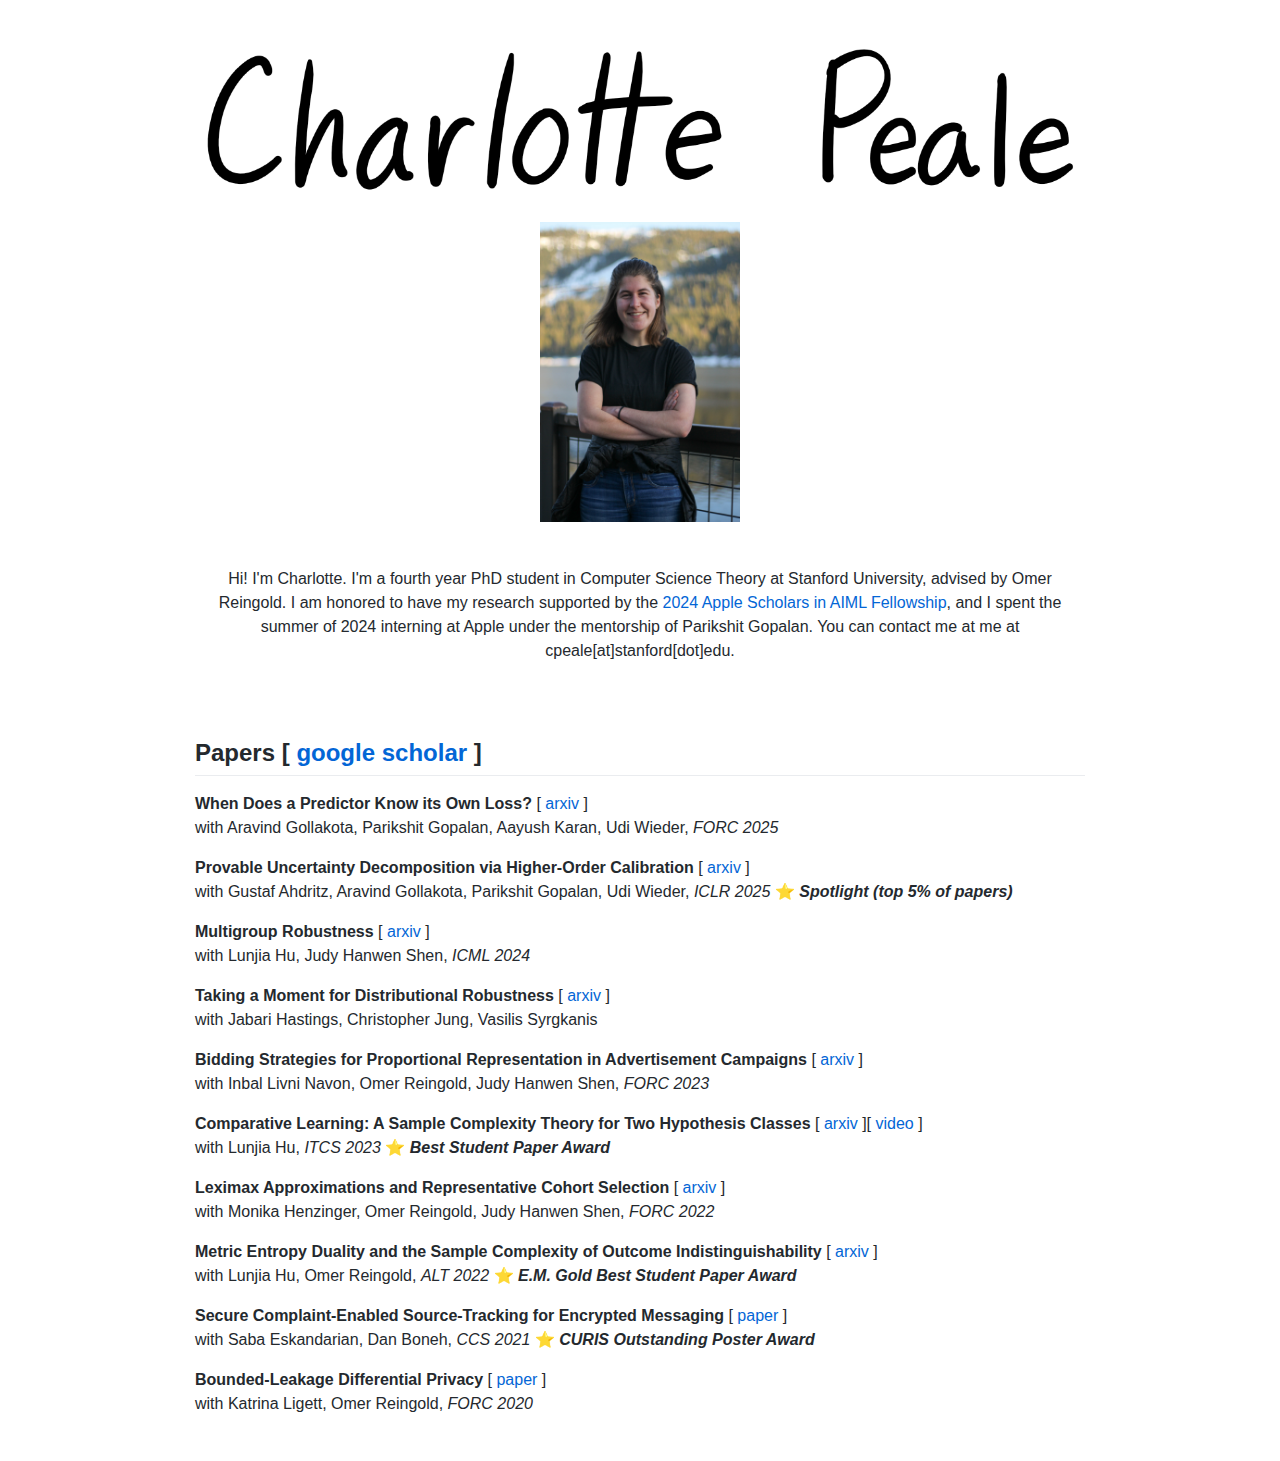
<file: index.html>
<!DOCTYPE html>
<!-- saved from url=(0036)https://khwilson.github.io/TestRepo/ -->
<html><head><meta http-equiv="Content-Type" content="text/html; charset=UTF-8">
    <meta name="google-site-verification" content="NSke2ZAved2YnYrmVUtXbO1bOiIELW4wb2PtXs-U6ws" />
    <meta name="viewport" content="width=device-width, initial-scale=1, minimal-ui">
    <title>Charlotte Peale</title>
    <link rel="stylesheet" href="./index_files/github-markdown.css">
    <style>
      body {
        box-sizing: border-box;
        min-width: 200px;
        max-width: 980px;
        margin: 0 auto;
        padding: 45px;
      }
    </style>
  </head>
  <body><panel class="drweb_select-panel" style="display: none;">
  <div class="drweb_tool-panel">
    <div class="drweb_tool-icon drweb_tool-icon_show" data-co="restore-btn" title="restore"></div>
    <div class="drweb_tool-icon drweb_tool-icon_remove" data-co="remove-btn" title="remove"></div>
    <div class="drweb_fit-btn" data-co="fit-btn" title=""></div>
  </div>
  <span data-co="label">Select the elements you want to hide on this page.</span>
  <div class="drweb_btn" data-co="save">Save</div>
  <div class="drweb_btn" data-co="cancel">Cancel</div>
  <div class="drweb_panel-plug" data-co="plug" style="display: none"></div>
</panel>
    <article class="markdown-body">
      <p align="center">
        <img src='./index_files/name.PNG'>
      </p>

      <p align="center">
        <img src='./index_files/profpic.jpg' width="200" 
     >
      </p>

      <p align='center' style="margin-bottom:2cm;margin-top:1cm;">Hi! I'm Charlotte. I'm a fourth year PhD student in Computer Science Theory at Stanford University, advised by Omer Reingold. I am honored to have my research supported by the <a href=https://machinelearning.apple.com/updates/apple-scholars-aiml-2024>2024 Apple Scholars in AIML Fellowship</a>, and I spent the summer of 2024 interning at Apple under the mentorship of Parikshit Gopalan. You can contact me at me at cpeale[at]stanford[dot]edu.
      </p>

	
       <h2>Papers [ <a href="https://scholar.google.com/citations?user=eyzKXlMAAAAJ&hl=en&oi=sra">google scholar</a> ]</h2>
	<p><b>When Does a Predictor Know its Own Loss?</b> [<a href="https://arxiv.org/abs/2502.20375"> arxiv </a>]
	<br>with Aravind Gollakota, Parikshit Gopalan, Aayush Karan, Udi Wieder, <i>FORC 2025</i>   
	
	<p><b>Provable Uncertainty Decomposition via Higher-Order Calibration</b> [<a href="https://arxiv.org/abs/2412.18808"> arxiv </a>]
	<br>with Gustaf Ahdritz, Aravind Gollakota, Parikshit Gopalan, Udi Wieder, <i>ICLR 2025</i>   &#11088;  <b><i>Spotlight (top 5% of papers)</i></b></p>
	    
	<p><b>Multigroup Robustness</b> [<a href="https://arxiv.org/abs/2405.00614"> arxiv </a>]
	<br>with Lunjia Hu, Judy Hanwen Shen, <i>ICML 2024</i></p>

	<p><b>Taking a Moment for Distributional Robustness</b> [<a href="https://arxiv.org/abs/2405.05461"> arxiv </a>]
	<br>with Jabari Hastings, Christopher Jung, Vasilis Syrgkanis</p>
	    
	<p><b>Bidding Strategies for Proportional Representation in Advertisement Campaigns</b> [<a href="https://arxiv.org/abs/2305.13542"> arxiv </a>]
	<br>with Inbal Livni Navon, Omer Reingold, Judy Hanwen Shen, <i>FORC 2023</i></p>

	<p> <b>Comparative Learning: A Sample Complexity Theory for Two Hypothesis Classes</b> [<a href="https://arxiv.org/abs/2211.09101"> arxiv </a>][<a href="https://www.youtube.com/watch?v=dEb4eYFjkvY"> video </a>]
	<br>with Lunjia Hu, <I>ITCS 2023</i>    &#11088;  <b><i>Best Student Paper Award</i></b></p>
	
	<p><b>Leximax Approximations and Representative Cohort Selection</b> [<a href="https://arxiv.org/abs/2205.01157"> arxiv </a>]
	<br>with Monika Henzinger, Omer Reingold, Judy Hanwen Shen, <i>FORC 2022</i></p>

	<p><b>Metric Entropy Duality and the Sample Complexity of Outcome Indistinguishability</b> [<a href="https://arxiv.org/abs/2203.04536"> arxiv </a>]
	<br>with Lunjia Hu, Omer Reingold, <i>ALT 2022</i> &#11088;  <b><i>E.M. Gold Best Student Paper Award</i></b></p>

	<p><b>Secure Complaint-Enabled Source-Tracking for Encrypted Messaging</b> [<a href="https://dl.acm.org/doi/10.1145/3460120.3484539#:~:text=Source%2Dtracking%20enables%20messaging%20platforms,the%20source%20can%20be%20identified."> paper </a>]
	<br>with Saba Eskandarian, Dan Boneh, <i>CCS 2021</I> &#11088;  <b><i>CURIS Outstanding Poster Award</i></b></p>

	<p><b>Bounded-Leakage Differential Privacy</b> [<a href="https://drops.dagstuhl.de/opus/volltexte/2020/12026/"> paper </a>]
	<br>with Katrina Ligett, Omer Reingold, <i>FORC 2020</i></p>
      
	<!--
      <div class="container">
        <div class="icon">
          <a href = 'pages/research.html'>
            <img src="./index_files/research.jpg">
          </a>
        </div>
        <div class="icon">
          <a href = 'pages/coursework.html'>
            <img src="./index_files/coursework_icon.jpg">
          </a>
        </div>
        <div class="icon">
          <a href = 'pages/employment.html'>
            <img src="./index_files/employment_icon.jpg">
          </a>
        </div>
      </div>
     -->
    </article>


</body></html>
</file>
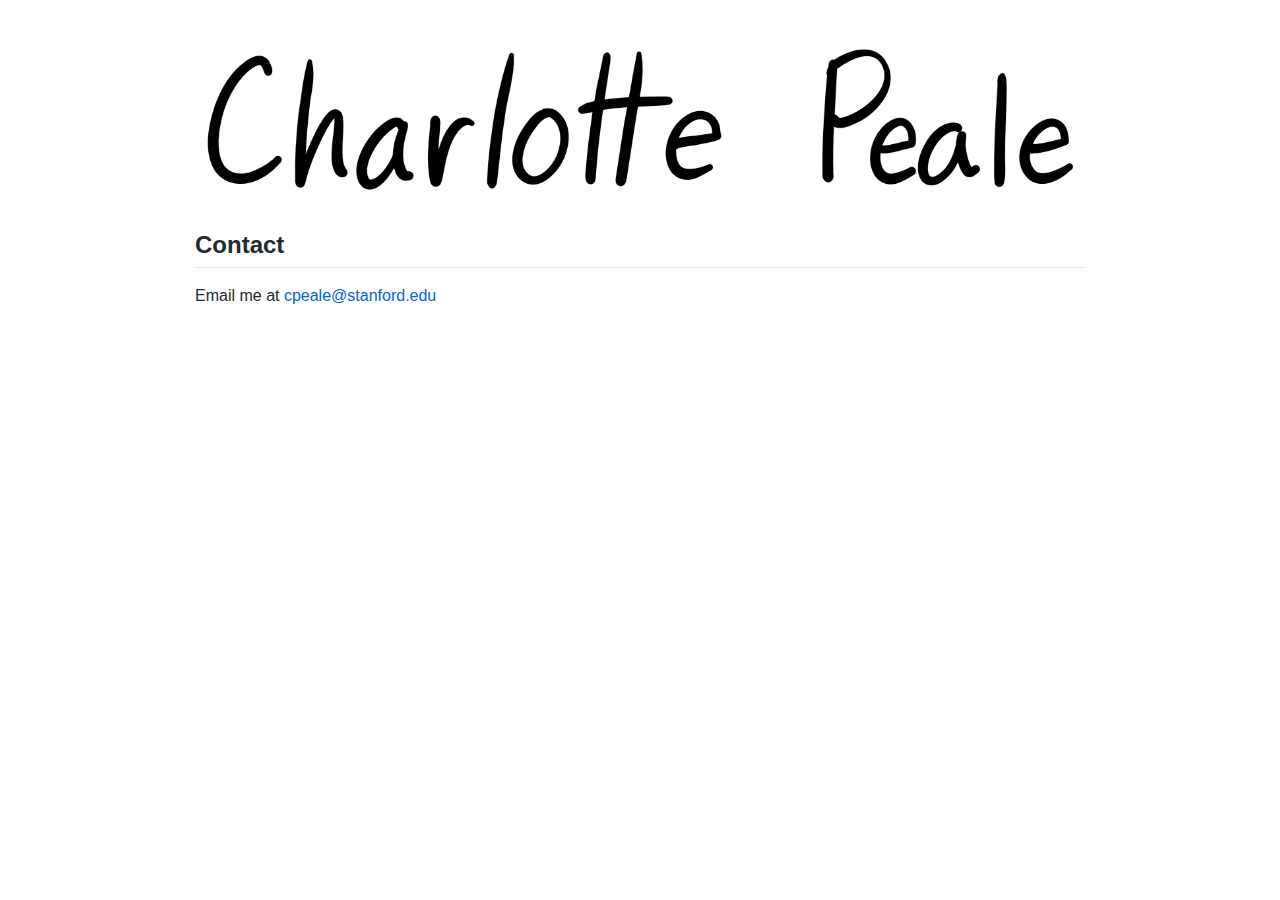
<file: pages/contact.html>
<!DOCTYPE html>
<!-- saved from url=(0036)https://khwilson.github.io/TestRepo/ -->
<html><head><meta http-equiv="Content-Type" content="text/html; charset=UTF-8">

    <meta name="viewport" content="width=device-width, initial-scale=1, minimal-ui">
    <title>Charlotte Peale</title>
    <link rel="stylesheet" href="../index_files/github-markdown.css">
    <style>
      body {
        box-sizing: border-box;
        min-width: 200px;
        max-width: 980px;
        margin: 0 auto;
        padding: 45px;
      }
    </style>
  </head>
  <body><panel class="drweb_select-panel" style="display: none;">
  <div class="drweb_tool-panel">
    <div class="drweb_tool-icon drweb_tool-icon_show" data-co="restore-btn" title="restore"></div>
    <div class="drweb_tool-icon drweb_tool-icon_remove" data-co="remove-btn" title="remove"></div>
    <div class="drweb_fit-btn" data-co="fit-btn" title=""></div>
  </div>
  <span data-co="label">Select the elements you want to hide on this page.</span>
  <div class="drweb_btn" data-co="save">Save</div>
  <div class="drweb_btn" data-co="cancel">Cancel</div>
  <div class="drweb_panel-plug" data-co="plug" style="display: none"></div>
</panel>
    <article class="markdown-body">
      <p align="center">
        <img src='../index_files/name.PNG'>
      </p>
      <!--<p align="center">
       <img src="./index_files/me.jpg">
      </p> -->
        <h2>Contact</h2>
        <p>Email me at <a href = 'mailto: cpeale@stanford.edu'>cpeale@stanford.edu</a></p>
      <!--<h2>Papers</h2>
      <p>Here are my papers!</p>
      <ul>
        <li><strong>JMP</strong> <em>The number of Quartic D4 fields ordered by conductor</em>. (With S.A. Altug, A. Shankar, and I. Varma.) <a href="https://khwilson.github.io/TestRepo/d4.pdf">link</a>.</li>
        <li><em>Another awesome paper</em>. (With D, E, F.) <a href="https://link.com/">link</a>.</li>
      </ul>
      <h2>Some other activity</h2>
      <p>I do other things!</p>
      <ul>
        <li><em>Op-Ed in some newspaper</em>. <a href="https://nyt.com/">link</a>.</li>
      </ul>-->
    </article>


</body></html>
</file>
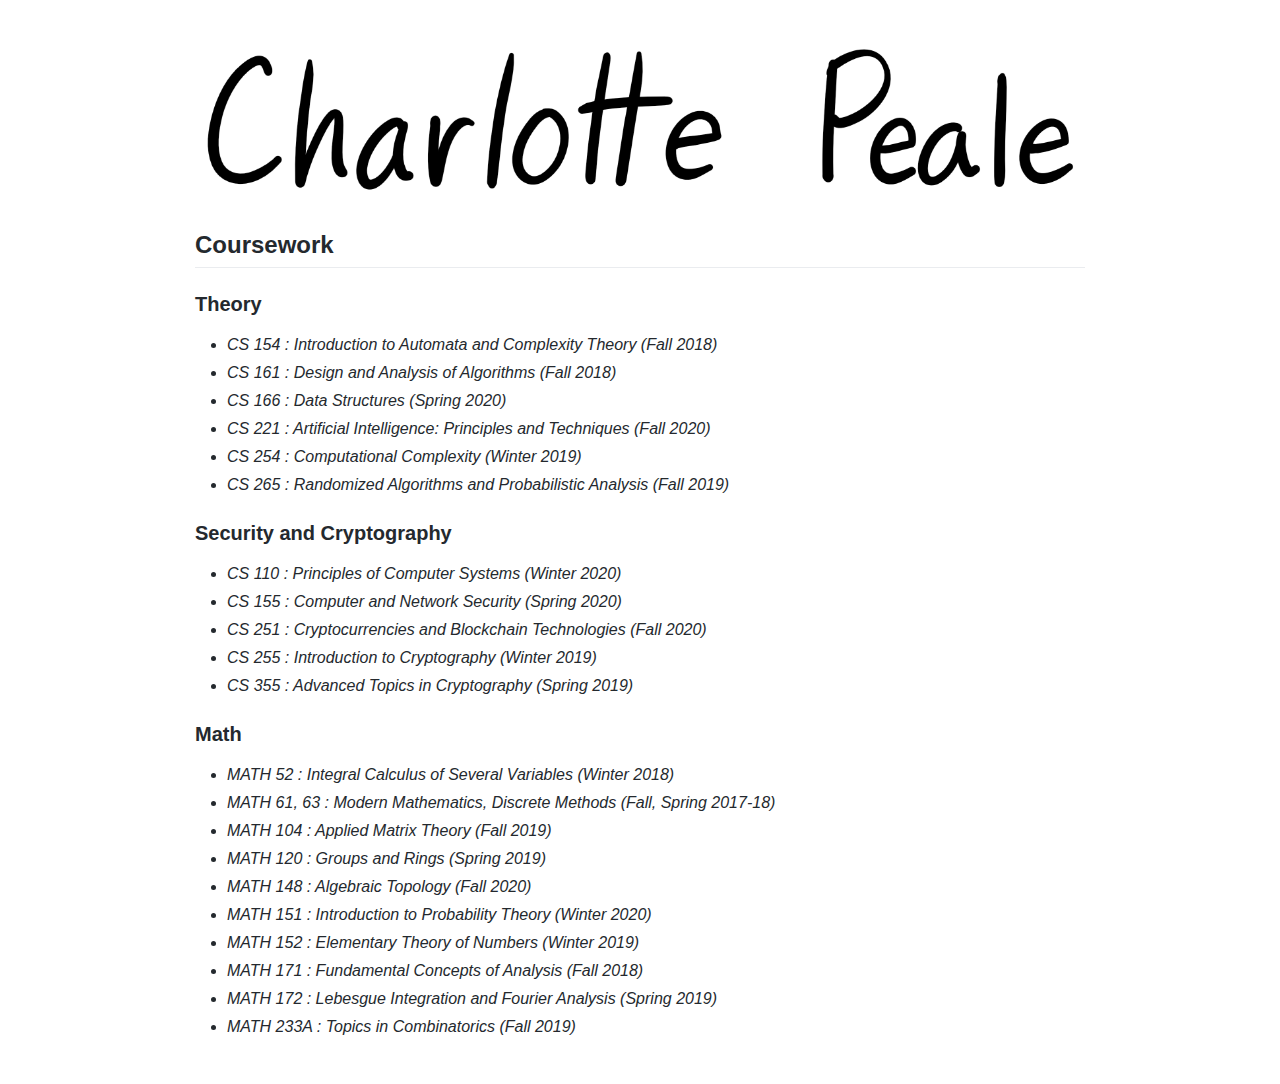
<file: pages/coursework.html>
<!DOCTYPE html>
<html><head><meta http-equiv="Content-Type" content="text/html; charset=UTF-8">

    <meta name="viewport" content="width=device-width, initial-scale=1, minimal-ui">
    <title>Charlotte Peale</title>
    <link rel="stylesheet" href="../index_files/github-markdown.css">
    <style>
      body {
        box-sizing: border-box;
        min-width: 200px;
        max-width: 980px;
        margin: 0 auto;
        padding: 45px;
      }
    </style>
  </head>
  <body><panel class="drweb_select-panel" style="display: none;">
  <div class="drweb_tool-panel">
    <div class="drweb_tool-icon drweb_tool-icon_show" data-co="restore-btn" title="restore"></div>
    <div class="drweb_tool-icon drweb_tool-icon_remove" data-co="remove-btn" title="remove"></div>
    <div class="drweb_fit-btn" data-co="fit-btn" title=""></div>
  </div>
  <span data-co="label">Select the elements you want to hide on this page.</span>
  <div class="drweb_btn" data-co="save">Save</div>
  <div class="drweb_btn" data-co="cancel">Cancel</div>
  <div class="drweb_panel-plug" data-co="plug" style="display: none"></div>
</panel>
    <article class="markdown-body">
      <p align="center">
        <a href='../index.html'>
          <img src='../index_files/name.PNG'>
        </a>
      </p>
        <h2>Coursework</h2>
          <h3>Theory</h3>
          <ul>
            <li><em>CS 154 : Introduction to Automata and Complexity Theory (Fall 2018)</em></li>
            <li><em>CS 161 : Design and Analysis of Algorithms (Fall 2018)</em></li>
            <li><em>CS 166 : Data Structures (Spring 2020)</em></li>
            <li><em>CS 221 : Artificial Intelligence: Principles and Techniques (Fall 2020)</em></li>
            <li><em>CS 254 : Computational Complexity (Winter 2019)</em></li>
            <li><em>CS 265 : Randomized Algorithms and Probabilistic Analysis (Fall 2019)</em></li>
          </ul>
          <h3>Security and Cryptography</h3>
          <ul>
            <li><em>CS 110 : Principles of Computer Systems (Winter 2020)</em></li>
            <li><em>CS 155 : Computer and Network Security (Spring 2020)</em></li>
            <li><em>CS 251 : Cryptocurrencies and Blockchain Technologies (Fall 2020)</em></li>
            <li><em>CS 255 : Introduction to Cryptography (Winter 2019)</em></li>
            <li><em>CS 355 : Advanced Topics in Cryptography (Spring 2019)</em></li>
          </ul>
          <h3>Math</h3>
          <ul>
            <li><em>MATH 52 : Integral Calculus of Several Variables (Winter 2018)</em></li>
            <li><em>MATH 61, 63 : Modern Mathematics, Discrete Methods (Fall, Spring 2017-18)</em></li>
            <li><em>MATH 104 : Applied Matrix Theory (Fall 2019)</em></li>
            <li><em>MATH 120 : Groups and Rings (Spring 2019)</em></li>
            <li><em>MATH 148 : Algebraic Topology (Fall 2020)</em></li>
            <li><em>MATH 151 : Introduction to Probability Theory (Winter 2020)</em></li>
            <li><em>MATH 152 : Elementary Theory of Numbers (Winter 2019)</em></li>
            <li><em>MATH 171 : Fundamental Concepts of Analysis (Fall 2018)</em></li>
            <li><em>MATH 172 : Lebesgue Integration and Fourier Analysis (Spring 2019)</em></li>
            <li><em>MATH 233A : Topics in Combinatorics (Fall 2019)</em></li>
          </ul>
    </article>

</body></html>
</file>
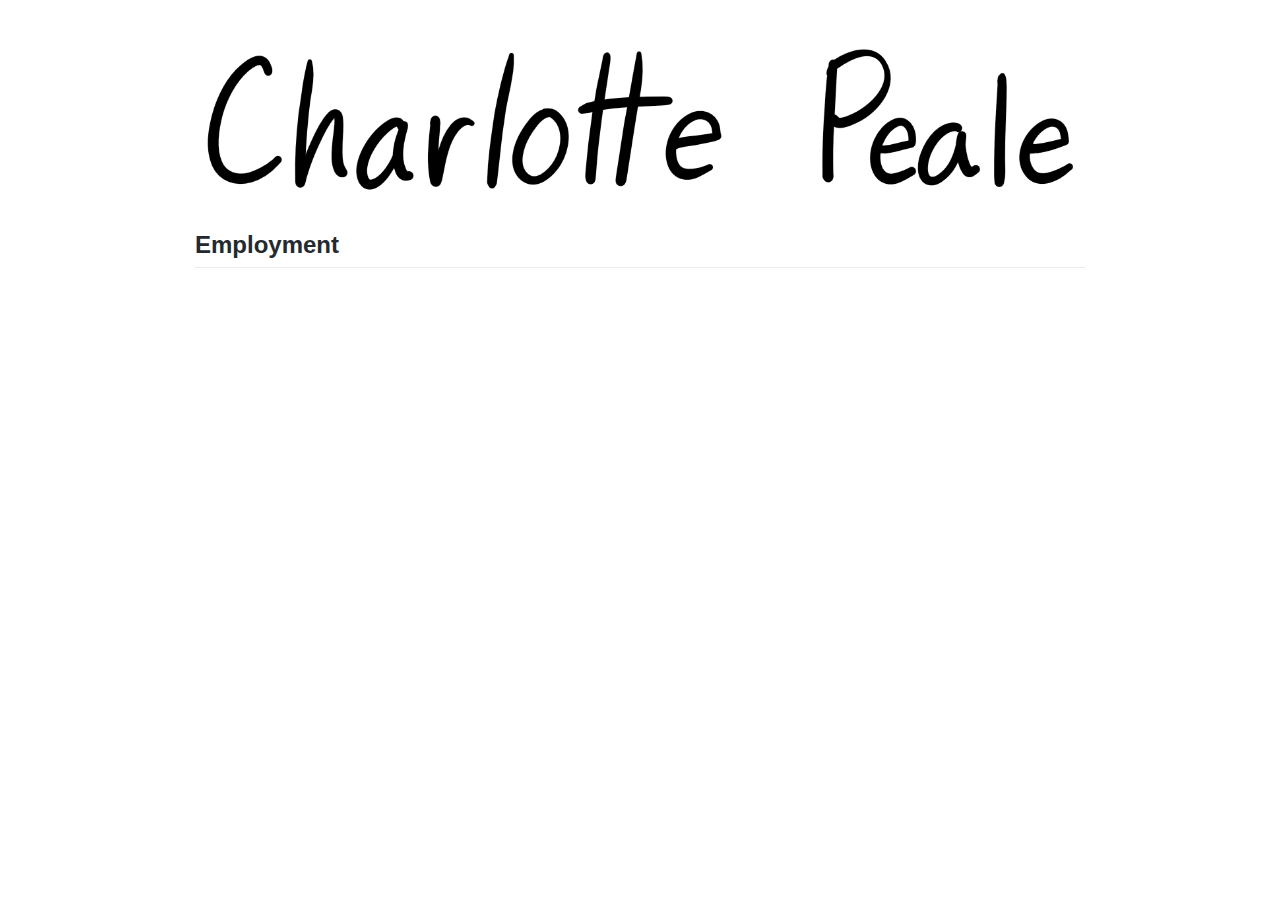
<file: pages/employment.html>
<!DOCTYPE html>
<html><head><meta http-equiv="Content-Type" content="text/html; charset=UTF-8">

    <meta name="viewport" content="width=device-width, initial-scale=1, minimal-ui">
    <title>Charlotte Peale</title>
    <link rel="stylesheet" href="../index_files/github-markdown.css">
    <style>
      body {
        box-sizing: border-box;
        min-width: 200px;
        max-width: 980px;
        margin: 0 auto;
        padding: 45px;
      }
    </style>
  </head>
  <body><panel class="drweb_select-panel" style="display: none;">
  <div class="drweb_tool-panel">
    <div class="drweb_tool-icon drweb_tool-icon_show" data-co="restore-btn" title="restore"></div>
    <div class="drweb_tool-icon drweb_tool-icon_remove" data-co="remove-btn" title="remove"></div>
    <div class="drweb_fit-btn" data-co="fit-btn" title=""></div>
  </div>
  <span data-co="label">Select the elements you want to hide on this page.</span>
  <div class="drweb_btn" data-co="save">Save</div>
  <div class="drweb_btn" data-co="cancel">Cancel</div>
  <div class="drweb_panel-plug" data-co="plug" style="display: none"></div>
</panel>
    <article class="markdown-body">
      <p align="center">
        <a href='../index.html'>
          <img src='../index_files/name.PNG'>
        </a>
      </p>
        <h2>Employment</h2>  
    </article>


</body></html>
</file>
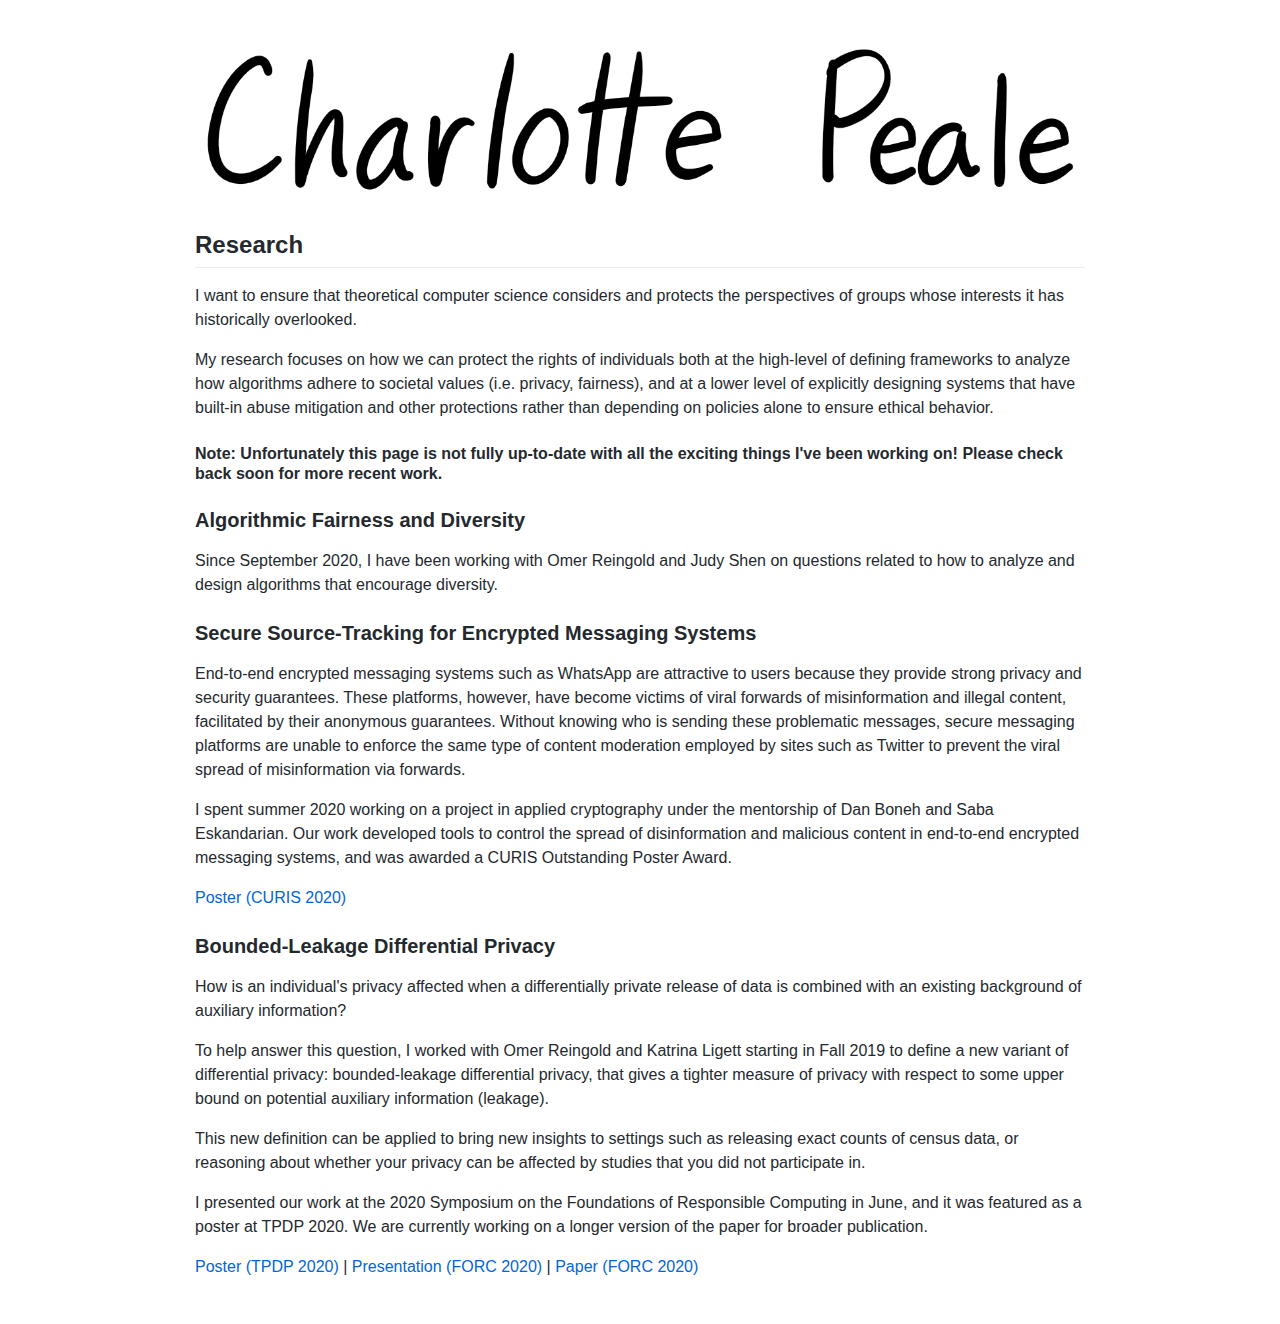
<file: pages/research.html>
<!DOCTYPE html>
<!-- saved from url=(0036)https://khwilson.github.io/TestRepo/ -->
<html><head><meta http-equiv="Content-Type" content="text/html; charset=UTF-8">

    <meta name="viewport" content="width=device-width, initial-scale=1, minimal-ui">
    <title>Charlotte Peale</title>
    <link rel="stylesheet" href="../index_files/github-markdown.css">
    <style>
      body {
        box-sizing: border-box;
        min-width: 200px;
        max-width: 980px;
        margin: 0 auto;
        padding: 45px;
      }
    </style>
  </head>
  <body><panel class="drweb_select-panel" style="display: none;">
  <div class="drweb_tool-panel">
    <div class="drweb_tool-icon drweb_tool-icon_show" data-co="restore-btn" title="restore"></div>
    <div class="drweb_tool-icon drweb_tool-icon_remove" data-co="remove-btn" title="remove"></div>
    <div class="drweb_fit-btn" data-co="fit-btn" title=""></div>
  </div>
  <span data-co="label">Select the elements you want to hide on this page.</span>
  <div class="drweb_btn" data-co="save">Save</div>
  <div class="drweb_btn" data-co="cancel">Cancel</div>
  <div class="drweb_panel-plug" data-co="plug" style="display: none"></div>
</panel>
    <article class="markdown-body">
      <p align="center">
        <a href='../index.html'>
          <img src='../index_files/name.PNG'>
        </a>
      </p>
      <h2>Research</h2>
      <p>I want to ensure that theoretical computer science considers and
        protects the perspectives of groups whose interests it has historically
        overlooked.</p>
        <p>My research focuses on how we can protect
        the rights of individuals both at the high-level of defining frameworks
        to analyze how algorithms adhere to societal values (i.e. privacy,
        fairness), and at a lower level of explicitly designing systems that
        have built-in abuse mitigation and other protections rather than
        depending on policies alone to ensure ethical behavior.</p>
        
      <h4> Note: Unfortunately this page is not fully up-to-date with all the exciting things I've been working on! Please check back soon for more recent work.</h4>

      <h3> Algorithmic Fairness and Diversity </h3>

      <p>Since September 2020, I have been working with Omer Reingold and
      Judy Shen on questions related to how to analyze and design algorithms that
      encourage diversity.</p>

      <h3> Secure Source-Tracking for Encrypted Messaging Systems </h3>

      <p>End-to-end encrypted messaging systems such as WhatsApp are
      attractive to users because they provide strong privacy and security
      guarantees. These platforms, however, have become victims of viral
      forwards of misinformation and illegal content, facilitated by their
      anonymous guarantees. Without knowing who is sending these problematic
      messages, secure messaging platforms are unable to enforce the same type
      of content moderation employed by sites such as Twitter to prevent the
      viral spread of misinformation via forwards. </p>

      <p>I spent summer 2020 working on a project in applied cryptography
      under the mentorship of Dan Boneh and Saba Eskandarian. Our work
      developed tools to control the spread
      of disinformation and malicious content in end-to-end encrypted messaging
      systems, and was awarded a CURIS Outstanding Poster Award. </p>

      <p><a href="../index_files/Peale_CURIS_Poster.png">Poster (CURIS 2020)</a></p>

      <h3> Bounded-Leakage Differential Privacy </h3>

      <p> How is an individual's privacy affected when a differentially private
        release of data is combined with an existing background of auxiliary information?</p>

      <p> To help answer this question, I worked with Omer Reingold and Katrina
        Ligett starting in Fall 2019 to define a new variant of differential privacy: bounded-leakage
         differential privacy, that gives a tighter measure of privacy with respect
         to some upper bound on potential auxiliary information (leakage).</p>
      <p>This new definition can be applied to bring new insights
         to settings such as releasing exact counts of census data, or reasoning about
         whether your privacy can be affected by studies that you did not participate in.
       </p>

       <p>I presented our work at the 2020 Symposium on the Foundations of
         Responsible Computing in June, and it was featured as a poster at TPDP
         2020. We are currently working on a longer version of the paper for
         broader publication.  </p>

         <p><a href="../index_files/TPDP_Poster_Final.pdf">Poster (TPDP 2020)</a> |
           <a href="https://www.youtube.com/watch?v=ErhNeQArYzY&ab_channel=FORC2020">Presentation (FORC 2020)</a> |
           <a href="https://drops.dagstuhl.de/opus/volltexte/2020/12026/pdf/LIPIcs-FORC-2020-10.pdf">Paper (FORC 2020)</a></p>
    </article>


</body></html>
</file>
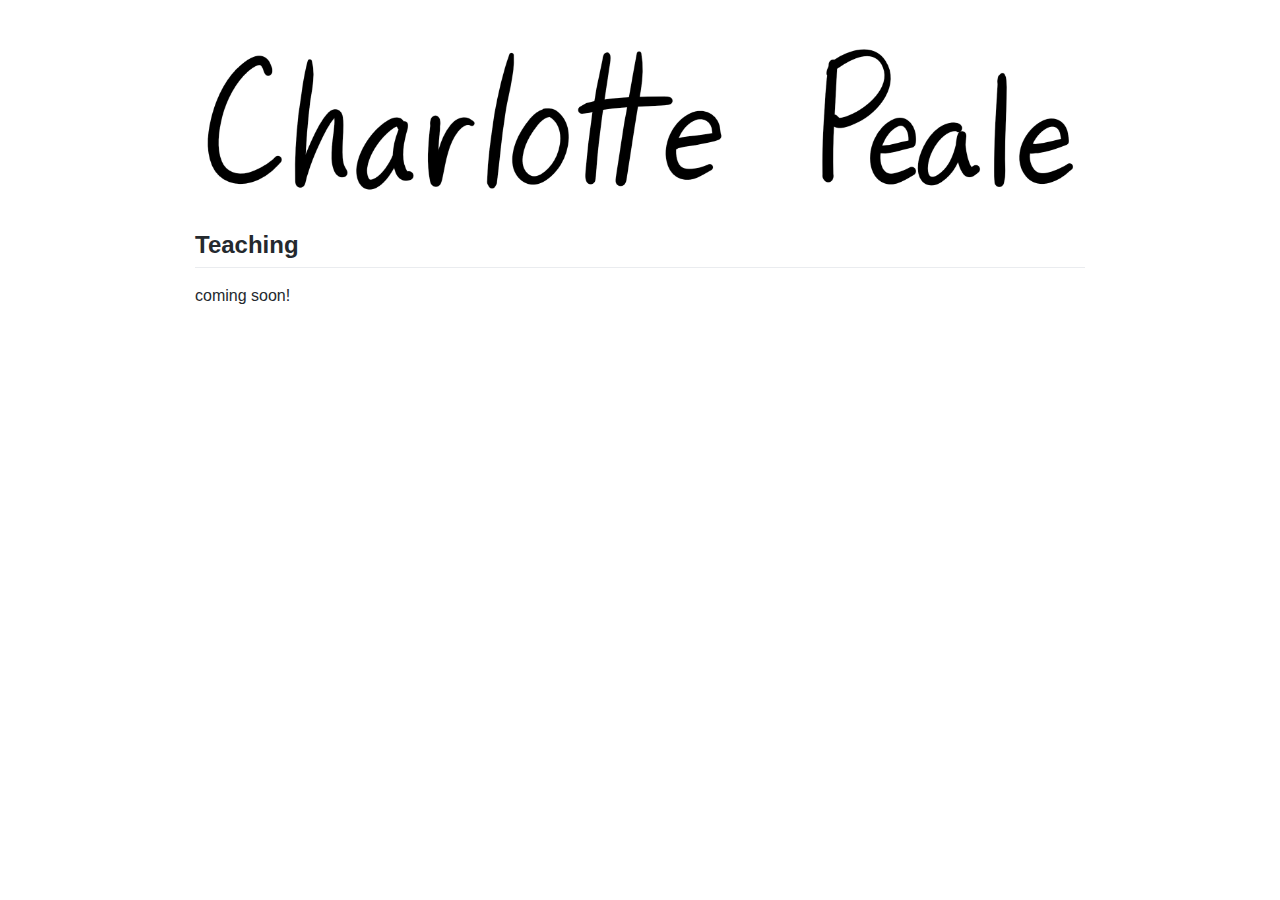
<file: pages/teaching.html>
<!DOCTYPE html>
<html><head><meta http-equiv="Content-Type" content="text/html; charset=UTF-8">

    <meta name="viewport" content="width=device-width, initial-scale=1, minimal-ui">
    <title>Charlotte Peale</title>
    <link rel="stylesheet" href="../index_files/github-markdown.css">
    <style>
      body {
        box-sizing: border-box;
        min-width: 200px;
        max-width: 980px;
        margin: 0 auto;
        padding: 45px;
      }
    </style>
  </head>
  <body><panel class="drweb_select-panel" style="display: none;">
  <div class="drweb_tool-panel">
    <div class="drweb_tool-icon drweb_tool-icon_show" data-co="restore-btn" title="restore"></div>
    <div class="drweb_tool-icon drweb_tool-icon_remove" data-co="remove-btn" title="remove"></div>
    <div class="drweb_fit-btn" data-co="fit-btn" title=""></div>
  </div>
  <span data-co="label">Select the elements you want to hide on this page.</span>
  <div class="drweb_btn" data-co="save">Save</div>
  <div class="drweb_btn" data-co="cancel">Cancel</div>
  <div class="drweb_panel-plug" data-co="plug" style="display: none"></div>
</panel>
    <article class="markdown-body">
      <p align="center">
        <a href='../index.html'>
          <img src='../index_files/name.PNG'>
        </a>
      </p>
        <h2>Teaching</h2>
        <p>coming soon!</p>
    </article>


</body></html>
</file>
<file: index_files/github-markdown.css>
/* Thanks to https://github.com/sindresorhus/github-markdown-css
 * MIT License
 */

@font-face {
  font-family: octicons-link;
  src: url([data-uri]) format('woff');
}

/*.container > div {
    display: inline-block;
    display: -moz-inline-box;
    /*display: inline; /* For IE7 */
  /*  zoom: 1; /* Trigger hasLayout */
  /*  width: 25%;
    text-align: center;
}*/

.container {
  display: flex;
  justify-content: space-evenly;
}

.icon {
  width: 20%;
}

.icon img {
  -webkit-transform: rotate(0) scale(1);
	transform: rotate(0) scale(1);
	-webkit-transition: .3s ease-in-out;
	transition: .3s ease-in-out;
}

.icon:hover img {
  -webkit-transform: rotate(-5deg) scale(1);
	transform: rotate(-5deg) scale(1);
}

.markdown-body {
  -ms-text-size-adjust: 100%;
  -webkit-text-size-adjust: 100%;
  line-height: 1.5;
  color: #24292e;
  font-family: -apple-system, BlinkMacSystemFont, "Segoe UI", Helvetica, Arial, sans-serif, "Apple Color Emoji", "Segoe UI Emoji", "Segoe UI Symbol";
  font-size: 16px;
  line-height: 1.5;
  word-wrap: break-word;
}

.markdown-body .pl-c {
  color: #6a737d;
}

.markdown-body .pl-c1,
.markdown-body .pl-s .pl-v {
  color: #005cc5;
}

.markdown-body .pl-e,
.markdown-body .pl-en {
  color: #6f42c1;
}

.markdown-body .pl-smi,
.markdown-body .pl-s .pl-s1 {
  color: #24292e;
}

.markdown-body .pl-ent {
  color: #22863a;
}

.markdown-body .pl-k {
  color: #d73a49;
}

.markdown-body .pl-s,
.markdown-body .pl-pds,
.markdown-body .pl-s .pl-pse .pl-s1,
.markdown-body .pl-sr,
.markdown-body .pl-sr .pl-cce,
.markdown-body .pl-sr .pl-sre,
.markdown-body .pl-sr .pl-sra {
  color: #032f62;
}

.markdown-body .pl-v,
.markdown-body .pl-smw {
  color: #e36209;
}

.markdown-body .pl-bu {
  color: #b31d28;
}

.markdown-body .pl-ii {
  color: #fafbfc;
  background-color: #b31d28;
}

.markdown-body .pl-c2 {
  color: #fafbfc;
  background-color: #d73a49;
}

.markdown-body .pl-c2::before {
  content: "^M";
}

.markdown-body .pl-sr .pl-cce {
  font-weight: bold;
  color: #22863a;
}

.markdown-body .pl-ml {
  color: #735c0f;
}

.markdown-body .pl-mh,
.markdown-body .pl-mh .pl-en,
.markdown-body .pl-ms {
  font-weight: bold;
  color: #005cc5;
}

.markdown-body .pl-mi {
  font-style: italic;
  color: #24292e;
}

.markdown-body .pl-mb {
  font-weight: bold;
  color: #24292e;
}

.markdown-body .pl-md {
  color: #b31d28;
  background-color: #ffeef0;
}

.markdown-body .pl-mi1 {
  color: #22863a;
  background-color: #f0fff4;
}

.markdown-body .pl-mc {
  color: #e36209;
  background-color: #ffebda;
}

.markdown-body .pl-mi2 {
  color: #f6f8fa;
  background-color: #005cc5;
}

.markdown-body .pl-mdr {
  font-weight: bold;
  color: #6f42c1;
}

.markdown-body .pl-ba {
  color: #586069;
}

.markdown-body .pl-sg {
  color: #959da5;
}

.markdown-body .pl-corl {
  text-decoration: underline;
  color: #032f62;
}

.markdown-body .octicon {
  display: inline-block;
  vertical-align: text-top;
  fill: currentColor;
}

.markdown-body a {
  background-color: transparent;
}

.markdown-body a:active,
.markdown-body a:hover {
  outline-width: 0;
}

.markdown-body strong {
  font-weight: inherit;
}

.markdown-body strong {
  font-weight: bolder;
}

.markdown-body h1 {
  font-size: 2em;
  margin: 0.67em 0;
}

.markdown-body img {
  border-style: none;
}

.markdown-body code,
.markdown-body kbd,
.markdown-body pre {
  font-family: monospace, monospace;
  font-size: 1em;
}

.markdown-body hr {
  box-sizing: content-box;
  height: 0;
  overflow: visible;
}

.markdown-body input {
  font: inherit;
  margin: 0;
}

.markdown-body input {
  overflow: visible;
}

.markdown-body [type="checkbox"] {
  box-sizing: border-box;
  padding: 0;
}

.markdown-body * {
  box-sizing: border-box;
}

.markdown-body input {
  font-family: inherit;
  font-size: inherit;
  line-height: inherit;
}

.markdown-body a {
  color: #0366d6;
  text-decoration: none;
}

.markdown-body a:hover {
  text-decoration: underline;
}

.markdown-body strong {
  font-weight: 600;
}

.markdown-body hr {
  height: 0;
  margin: 15px 0;
  overflow: hidden;
  background: transparent;
  border: 0;
  border-bottom: 1px solid #dfe2e5;
}

.markdown-body hr::before {
  display: table;
  content: "";
}

.markdown-body hr::after {
  display: table;
  clear: both;
  content: "";
}

.markdown-body table {
  border-spacing: 0;
  border-collapse: collapse;
}

.markdown-body td,
.markdown-body th {
  padding: 0;
}

.markdown-body h1,
.markdown-body h2,
.markdown-body h3,
.markdown-body h4,
.markdown-body h5,
.markdown-body h6 {
  margin-top: 0;
  margin-bottom: 0;
}

.markdown-body h1 {
  font-size: 32px;
  font-weight: 600;
}

.markdown-body h2 {
  font-size: 24px;
  font-weight: 600;
}

.markdown-body h3 {
  font-size: 20px;
  font-weight: 600;
}

.markdown-body h4 {
  font-size: 16px;
  font-weight: 600;
}

.markdown-body h5 {
  font-size: 14px;
  font-weight: 600;
}

.markdown-body h6 {
  font-size: 12px;
  font-weight: 600;
}

.markdown-body p {
  margin-top: 0;
  margin-bottom: 10px;
}

.markdown-body blockquote {
  margin: 0;
}

.markdown-body ul,
.markdown-body ol {
  padding-left: 0;
  margin-top: 0;
  margin-bottom: 0;
}

.markdown-body ol ol,
.markdown-body ul ol {
  list-style-type: lower-roman;
}

.markdown-body ul ul ol,
.markdown-body ul ol ol,
.markdown-body ol ul ol,
.markdown-body ol ol ol {
  list-style-type: lower-alpha;
}

.markdown-body dd {
  margin-left: 0;
}

.markdown-body code {
  font-family: "SFMono-Regular", Consolas, "Liberation Mono", Menlo, Courier, monospace;
  font-size: 12px;
}

.markdown-body pre {
  margin-top: 0;
  margin-bottom: 0;
  font-family: "SFMono-Regular", Consolas, "Liberation Mono", Menlo, Courier, monospace;
  font-size: 12px;
}

.markdown-body .octicon {
  vertical-align: text-bottom;
}

.markdown-body .pl-0 {
  padding-left: 0 !important;
}

.markdown-body .pl-1 {
  padding-left: 4px !important;
}

.markdown-body .pl-2 {
  padding-left: 8px !important;
}

.markdown-body .pl-3 {
  padding-left: 16px !important;
}

.markdown-body .pl-4 {
  padding-left: 24px !important;
}

.markdown-body .pl-5 {
  padding-left: 32px !important;
}

.markdown-body .pl-6 {
  padding-left: 40px !important;
}

.markdown-body::before {
  display: table;
  content: "";
}

.markdown-body::after {
  display: table;
  clear: both;
  content: "";
}

.markdown-body>*:first-child {
  margin-top: 0 !important;
}

.markdown-body>*:last-child {
  margin-bottom: 0 !important;
}

.markdown-body a:not([href]) {
  color: inherit;
  text-decoration: none;
}

.markdown-body .anchor {
  float: left;
  padding-right: 4px;
  margin-left: -20px;
  line-height: 1;
}

.markdown-body .anchor:focus {
  outline: none;
}

.markdown-body p,
.markdown-body blockquote,
.markdown-body ul,
.markdown-body ol,
.markdown-body dl,
.markdown-body table,
.markdown-body pre {
  margin-top: 0;
  margin-bottom: 16px;
}

.markdown-body hr {
  height: 0.25em;
  padding: 0;
  margin: 24px 0;
  background-color: #e1e4e8;
  border: 0;
}

.markdown-body blockquote {
  padding: 0 1em;
  color: #6a737d;
  border-left: 0.25em solid #dfe2e5;
}

.markdown-body blockquote>:first-child {
  margin-top: 0;
}

.markdown-body blockquote>:last-child {
  margin-bottom: 0;
}

.markdown-body kbd {
  display: inline-block;
  padding: 3px 5px;
  font-size: 11px;
  line-height: 10px;
  color: #444d56;
  vertical-align: middle;
  background-color: #fafbfc;
  border: solid 1px #c6cbd1;
  border-bottom-color: #959da5;
  border-radius: 3px;
  box-shadow: inset 0 -1px 0 #959da5;
}

.markdown-body h1,
.markdown-body h2,
.markdown-body h3,
.markdown-body h4,
.markdown-body h5,
.markdown-body h6 {
  margin-top: 24px;
  margin-bottom: 16px;
  font-weight: 600;
  line-height: 1.25;
}

.markdown-body h1 .octicon-link,
.markdown-body h2 .octicon-link,
.markdown-body h3 .octicon-link,
.markdown-body h4 .octicon-link,
.markdown-body h5 .octicon-link,
.markdown-body h6 .octicon-link {
  color: #1b1f23;
  vertical-align: middle;
  visibility: hidden;
}

.markdown-body h1:hover .anchor,
.markdown-body h2:hover .anchor,
.markdown-body h3:hover .anchor,
.markdown-body h4:hover .anchor,
.markdown-body h5:hover .anchor,
.markdown-body h6:hover .anchor {
  text-decoration: none;
}

.markdown-body h1:hover .anchor .octicon-link,
.markdown-body h2:hover .anchor .octicon-link,
.markdown-body h3:hover .anchor .octicon-link,
.markdown-body h4:hover .anchor .octicon-link,
.markdown-body h5:hover .anchor .octicon-link,
.markdown-body h6:hover .anchor .octicon-link {
  visibility: visible;
}

.markdown-body h1 {
  padding-bottom: 0.3em;
  font-size: 2em;
  border-bottom: 1px solid #eaecef;
}

.markdown-body h2 {
  padding-bottom: 0.3em;
  font-size: 1.5em;
  border-bottom: 1px solid #eaecef;
}

.markdown-body h3 {
  font-size: 1.25em;
}

.markdown-body h4 {
  font-size: 1em;
}

.markdown-body h5 {
  font-size: 0.875em;
}

.markdown-body h6 {
  font-size: 0.85em;
  color: #6a737d;
}

.markdown-body ul,
.markdown-body ol {
  padding-left: 2em;
}

.markdown-body ul ul,
.markdown-body ul ol,
.markdown-body ol ol,
.markdown-body ol ul {
  margin-top: 0;
  margin-bottom: 0;
}

.markdown-body li {
  word-wrap: break-all;
}

.markdown-body li>p {
  margin-top: 16px;
}

.markdown-body li+li {
  margin-top: 0.25em;
}

.markdown-body dl {
  padding: 0;
}

.markdown-body dl dt {
  padding: 0;
  margin-top: 16px;
  font-size: 1em;
  font-style: italic;
  font-weight: 600;
}

.markdown-body dl dd {
  padding: 0 16px;
  margin-bottom: 16px;
}

.markdown-body table {
  display: block;
  width: 100%;
  overflow: auto;
}

.markdown-body table th {
  font-weight: 600;
}

.markdown-body table th,
.markdown-body table td {
  padding: 6px 13px;
  border: 1px solid #dfe2e5;
}

.markdown-body table tr {
  background-color: #fff;
  border-top: 1px solid #c6cbd1;
}

.markdown-body table tr:nth-child(2n) {
  background-color: #f6f8fa;
}

.markdown-body img {
  max-width: 100%;
  box-sizing: content-box;
  background-color: #fff;
}

.markdown-body img[align=right] {
  padding-left: 20px;
}

.markdown-body img[align=left] {
  padding-right: 20px;
}

.markdown-body code {
  padding: 0.2em 0.4em;
  margin: 0;
  font-size: 85%;
  background-color: rgba(27,31,35,0.05);
  border-radius: 3px;
}

.markdown-body pre {
  word-wrap: normal;
}

.markdown-body pre>code {
  padding: 0;
  margin: 0;
  font-size: 100%;
  word-break: normal;
  white-space: pre;
  background: transparent;
  border: 0;
}

.markdown-body .highlight {
  margin-bottom: 16px;
}

.markdown-body .highlight pre {
  margin-bottom: 0;
  word-break: normal;
}

.markdown-body .highlight pre,
.markdown-body pre {
  padding: 16px;
  overflow: auto;
  font-size: 85%;
  line-height: 1.45;
  background-color: #f6f8fa;
  border-radius: 3px;
}

.markdown-body pre code {
  display: inline;
  max-width: auto;
  padding: 0;
  margin: 0;
  overflow: visible;
  line-height: inherit;
  word-wrap: normal;
  background-color: transparent;
  border: 0;
}

.markdown-body .full-commit .btn-outline:not(:disabled):hover {
  color: #005cc5;
  border-color: #005cc5;
}

.markdown-body kbd {
  display: inline-block;
  padding: 3px 5px;
  font: 11px "SFMono-Regular", Consolas, "Liberation Mono", Menlo, Courier, monospace;
  line-height: 10px;
  color: #444d56;
  vertical-align: middle;
  background-color: #fafbfc;
  border: solid 1px #d1d5da;
  border-bottom-color: #c6cbd1;
  border-radius: 3px;
  box-shadow: inset 0 -1px 0 #c6cbd1;
}

.markdown-body :checked+.radio-label {
  position: relative;
  z-index: 1;
  border-color: #0366d6;
}

.markdown-body .task-list-item {
  list-style-type: none;
}

.markdown-body .task-list-item+.task-list-item {
  margin-top: 3px;
}

.markdown-body .task-list-item input {
  margin: 0 0.2em 0.25em -1.6em;
  vertical-align: middle;
}

.markdown-body hr {
  border-bottom-color: #eee;
}
</file>
